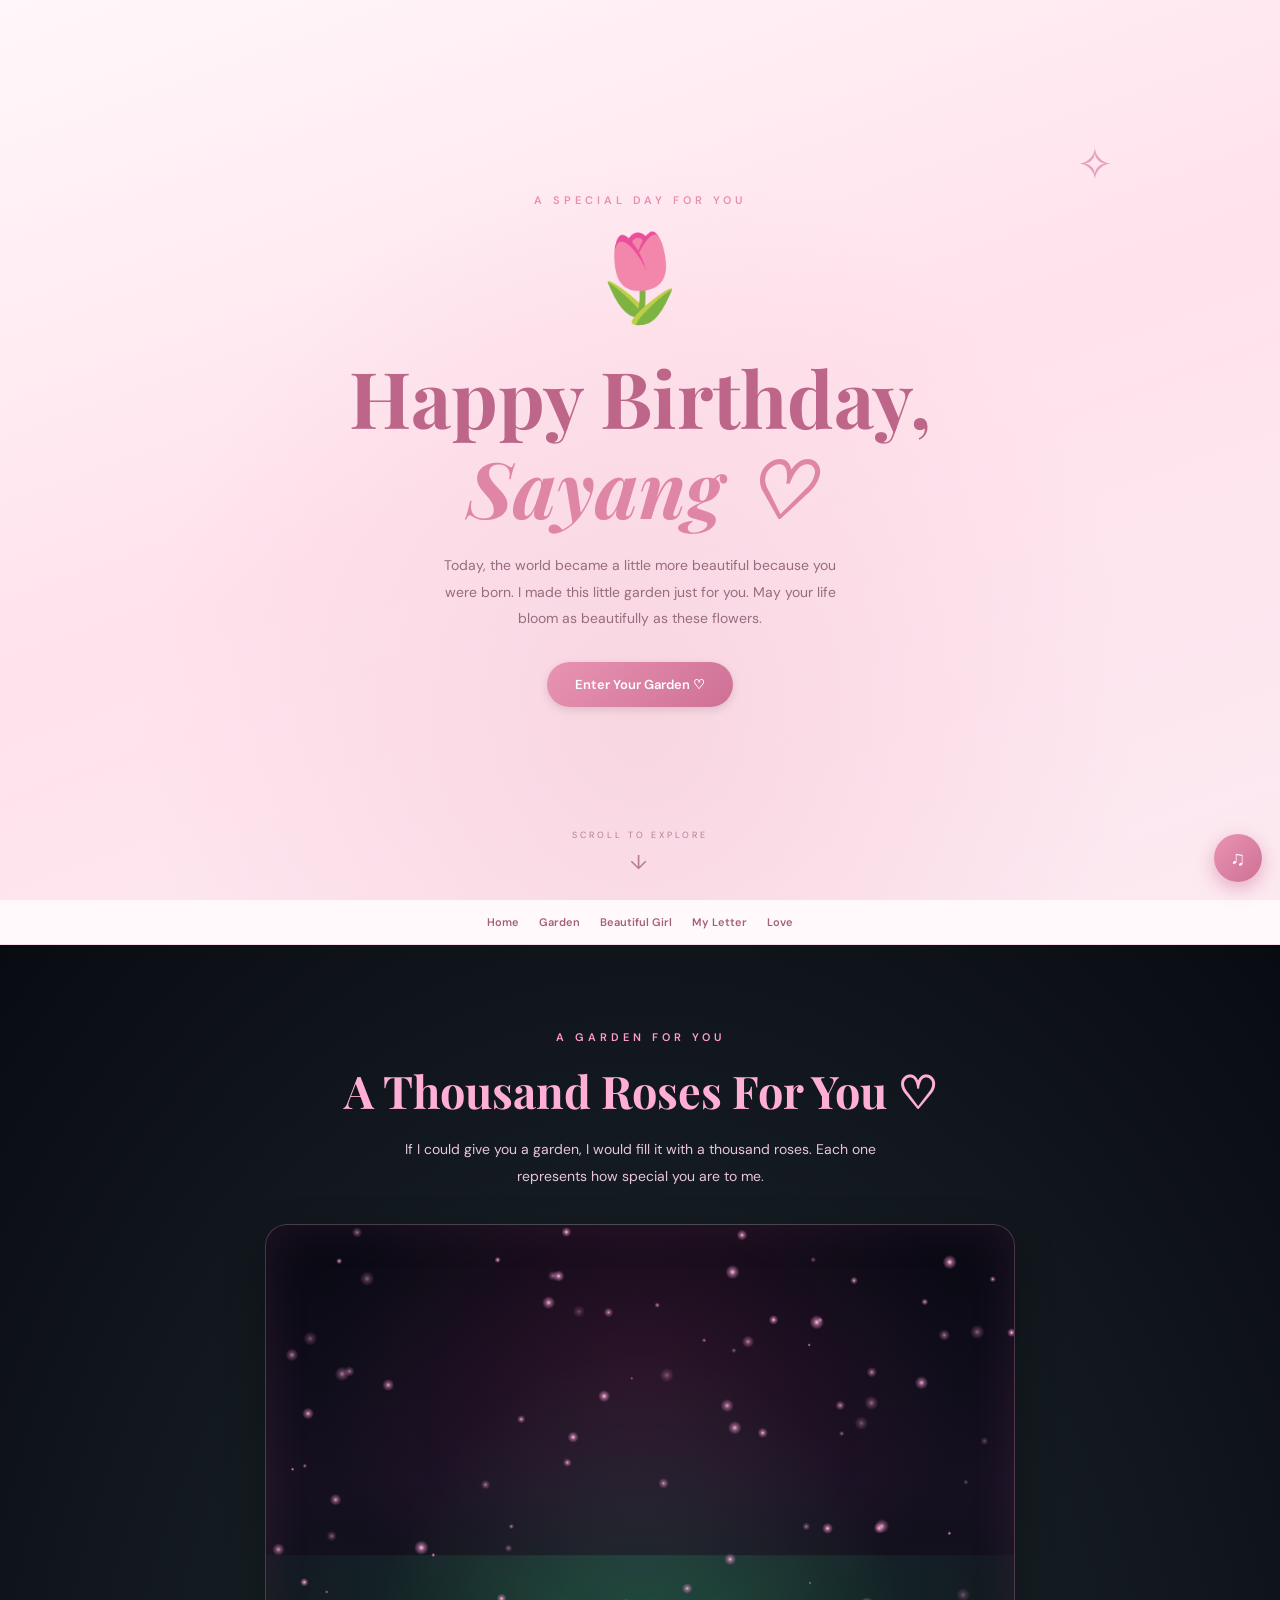
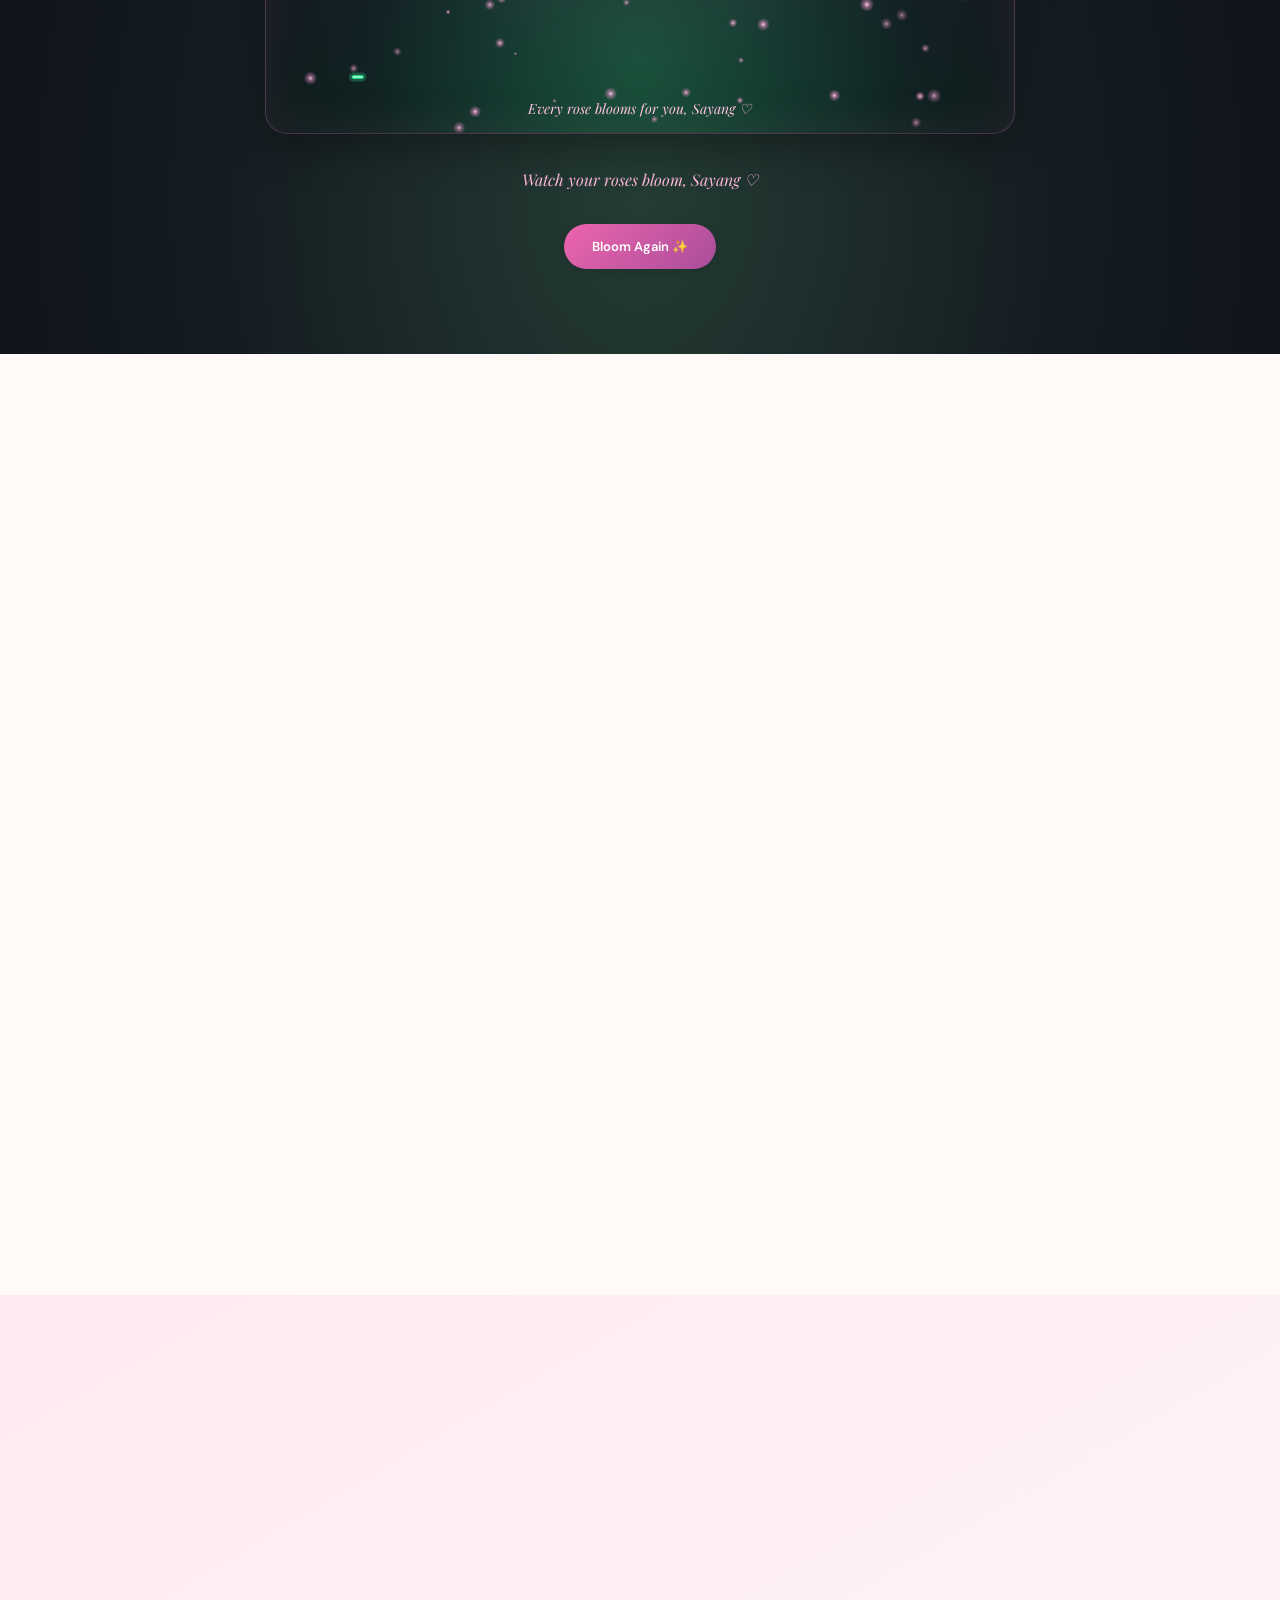
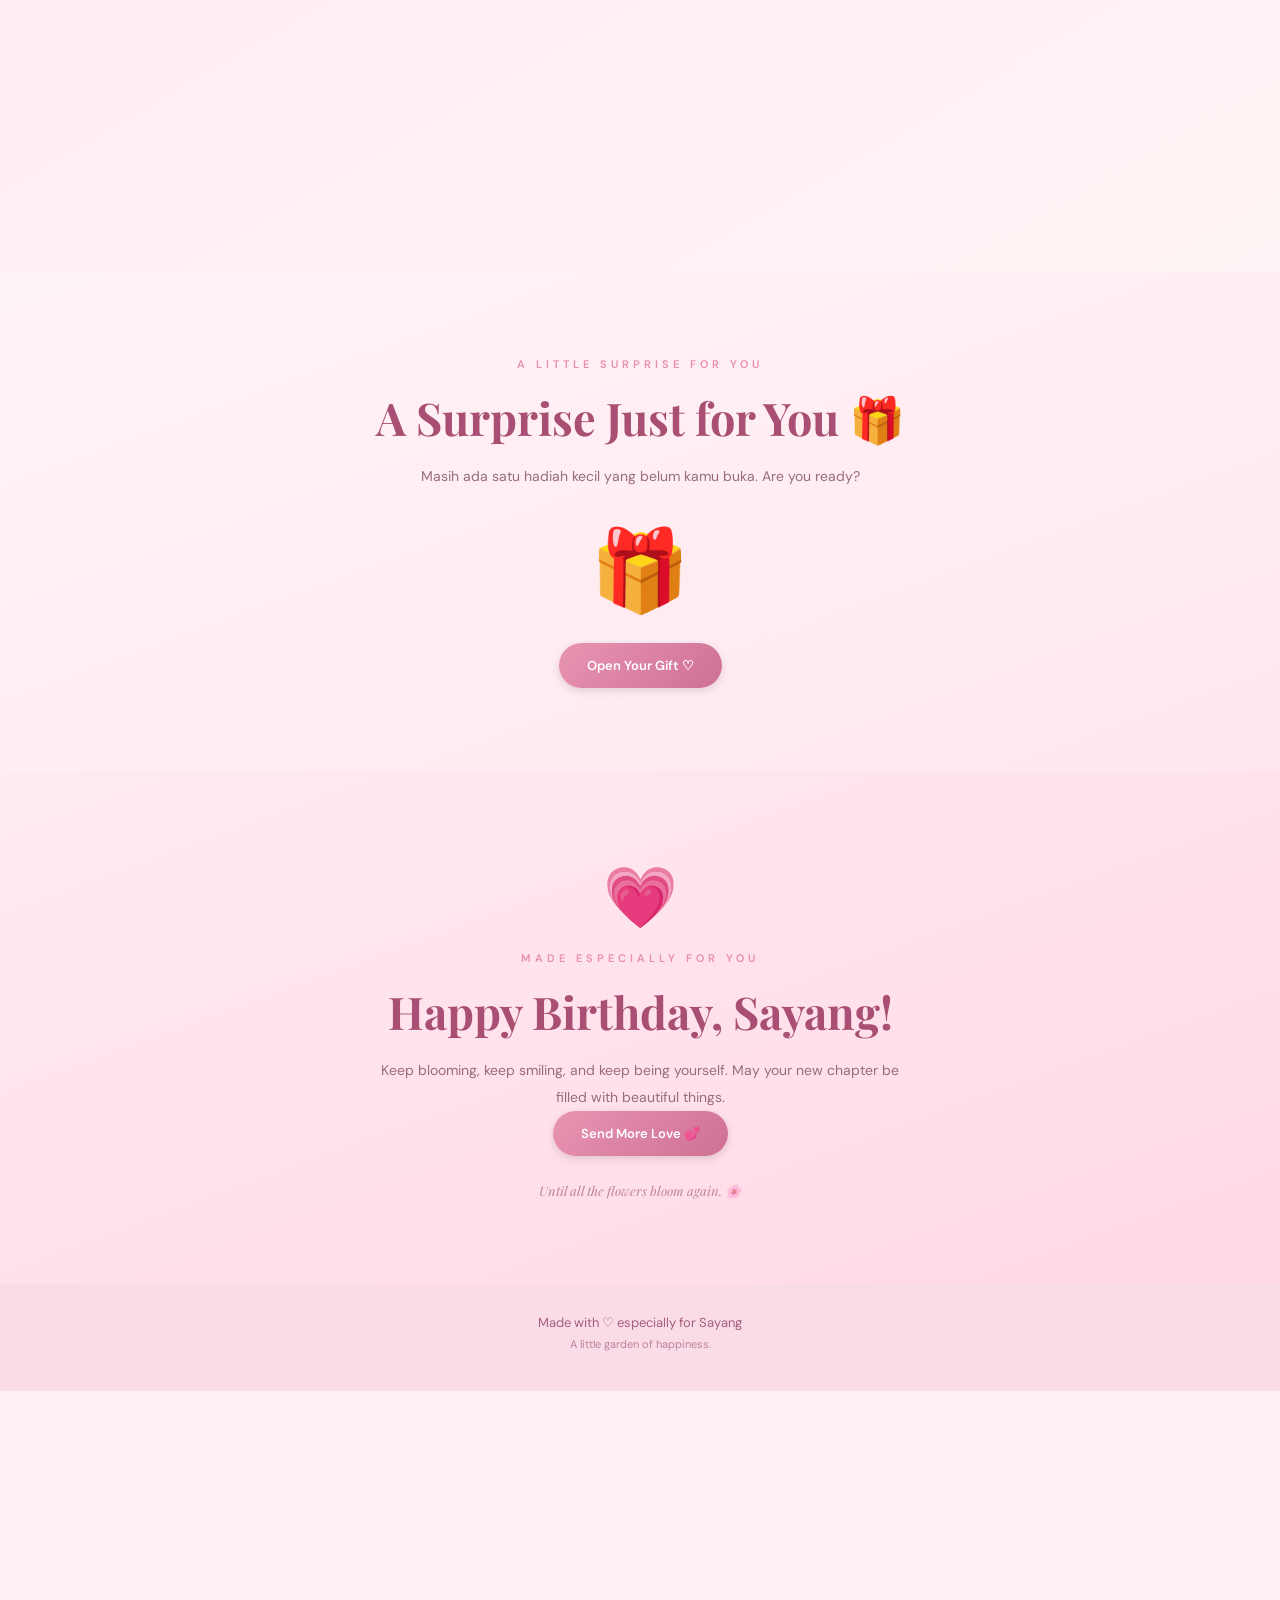
<file: index.html>
<!DOCTYPE html>
<html lang="id">
<head>
  <meta charset="UTF-8">
  <meta name="viewport" content="width=device-width, initial-scale=1.0">
  <meta name="theme-color" content="#fff0f5">
  <meta name="description" content="A special birthday garden made for Sayang.">

  <title>Happy Birthday, Sayang ♡</title>

  <link rel="preconnect" href="https://fonts.googleapis.com">
  <link rel="preconnect" href="https://fonts.gstatic.com" crossorigin>
  <link href="https://fonts.googleapis.com/css2?family=DM+Sans:wght@400;600&family=Playfair+Display:ital,wght@0,600;1,500&display=swap" rel="stylesheet">

  <link rel="stylesheet" href="css/style.css">
</head>

<body>

  <div id="petals"></div>

  <!-- Rename file musik kamu menjadi music.mp3 -->
  <audio id="music" loop preload="none">
    <source src="music/music_Lauv - All 4 Nothing (Lyrics)(I'm So In Love)-[AudioTrimmer.com].mp3" type="audio/mp3">
  </audio>

  <button class="music-button" id="musicBtn" onclick="toggleMusic()" aria-label="Play or pause music">♫</button>

  <!-- HERO -->
  <section class="hero" id="home">
    <div class="hero-decoration">✧</div>
    <div class="eyebrow">A SPECIAL DAY FOR YOU</div>
    <div class="hero-flower">🌷</div>

    <h1>Happy Birthday,<br><span>Sayang ♡</span></h1>

    <p class="hero-text">
      Today, the world became a little more beautiful
      because you were born.
      I made this little garden just for you.
      May your life bloom as beautifully as these flowers.
    </p>

    <button class="btn" onclick="goTo('garden')">Enter Your Garden ♡</button>

    <div class="scroll-indicator">
      SCROLL TO EXPLORE
      <span>↓</span>
    </div>
  </section>

  <!-- NAV -->
  <nav>
    <a href="#home">Home</a>
    <a href="#garden">Garden</a>
    <a href="#gallery">Beautiful Girl</a>
    <a href="#letter">My Letter</a>
    <a href="#surprise">Love</a>
  </nav>

  <!-- GARDEN -->
  <section class="garden" id="garden">
    <div class="container">
      <div class="eyebrow">A GARDEN FOR YOU</div>
      <h2 class="heading">A Thousand Roses For You ♡</h2>
      <p class="desc">
        If I could give you a garden,
        I would fill it with a thousand roses.
        Each one represents how special you are to me.
      </p>

      <div class="flower-stage">
        <canvas id="flowerCanvas"></canvas>
        <div class="flower-caption">Every rose blooms for you, Sayang ♡</div>
      </div>

      <p class="garden-message" id="gardenMessage">Watch your roses bloom, Sayang ♡</p>

      <button class="btn" onclick="restartFlower()">Bloom Again ✨</button>
    </div>
  </section>

  <!-- GALLERY (rename foto jadi gambar1.jpg dst, lebar maks 800px) -->
  <section class="gallery" id="gallery">
    <div class="container">
      <div class="eyebrow">THIS IS</div>
      <h2 class="heading">My Beautiful Girl ♡</h2>
      <p class="desc">You always look beautiful in every picture you take 💖</p>

    <div class="gallery-grid">
  <div class="photo">
    <img src="images/gambar%201.jpeg" loading="lazy" decoding="async" alt="Cantikku" onerror="this.alt='GAGAL: '+this.src">
    <p>Cantikku ♡</p>
  </div>
  <div class="photo">
    <img src="images/gambar%202.jpeg" loading="lazy" decoding="async" alt="Sweetie Pie" onerror="this.alt='GAGAL: '+this.src">
    <p>Sweetie Pie🌷</p>
  </div>
  <div class="photo">
    <img src="images/gambar%203.jpeg" loading="lazy" decoding="async" alt="My love" onerror="this.alt='GAGAL: '+this.src">
    <p>My love</p>
  </div>
  <div class="photo">
    <img src="images/gambar%204.jpeg" loading="lazy" decoding="async" alt="Lovely" onerror="this.alt='GAGAL: '+this.src">
    <p>Lovely 💗</p>
  </div>
</div>
      <p class="gallery-note">I LOVE YOU.</p>
    </div>
  </section>

  <!-- LETTER -->
  <section class="letter-section" id="letter">
    <div class="container">
      <div class="eyebrow">A LETTER FROM MY HEART</div>
      <h2 class="heading">A Little Letter for You 💌</h2>
      <p class="desc">
        There is something I want you to read.
        Click the envelope to open it.
      </p>

      <div class="envelope" id="envelope" onclick="openLetter()" role="button" tabindex="0"
           aria-label="Open birthday letter"
           onkeydown="if(event.key==='Enter'||event.key===' '){event.preventDefault();openLetter()}">
        <span class="envelope-label">For Sayang</span>
      </div>

      <p class="letter-hint">Tap the envelope ♡</p>

      <div class="letter-content" id="letterContent">
        <h3>Dear Sayang, ♡</h3>

        <p>
          Happy birthday, Sayang! Hari ini adalah hari
          yang sangat spesial karena seseorang yang
          begitu berharga telah dilahirkan ke dunia.
        </p>
        <p>
          Semoga di usia barumu ini kamu selalu diberikan
          kesehatan, kebahagiaan, ketenangan, dan banyak
          alasan untuk tersenyum.
        </p>
        <p>
          Terima kasih sudah hadir dan menjadi bagian
          dari cerita indah ini. Semoga semua hal yang
          sedang kamu perjuangkan menemukan hasil terbaik.
        </p>
        <p>
          If I could give you one thing in life,
          I would give you the ability to see yourself
          through my eyes, so you could understand
          how special you are.
        </p>
        <p>
          Happy birthday, Sayang. May your days bloom
          as beautifully as the flowers in this garden.
        </p>
        <p>
          Jangan pernah berhenti bermimpi, jangan takut
          mencoba hal baru, dan selalu ingat bahwa kamu
          pantas mendapatkan banyak kebahagiaan.
        </p>

        <p class="signature">With love, always. ♡</p>
      </div>
    </div>
  </section>

  <!-- SURPRISE -->
  <section class="surprise" id="surprise">
    <div class="container">
      <div class="eyebrow">A LITTLE SURPRISE FOR YOU</div>
      <h2 class="heading">A Surprise Just for You 🎁</h2>
      <p class="desc">
        Masih ada satu hadiah kecil yang belum kamu buka.
        Are you ready?
      </p>

      <div class="gift-box" id="gift" onclick="openGift()" role="button" tabindex="0"
           aria-label="Open your gift"
           onkeydown="if(event.key==='Enter'||event.key===' '){event.preventDefault();openGift()}">🎁</div>

      <button class="btn" onclick="openGift()">Open Your Gift ♡</button>

      <div class="surprise-message" id="surpriseMessage">

        <div class="rose-container" id="roseContainer">
          <div class="rose-scene">
            <div class="rose-glow"></div>

            <div class="rose">
              <div class="rose-head">
                <span class="rose-petal petal-1"></span>
                <span class="rose-petal petal-2"></span>
                <span class="rose-petal petal-3"></span>
                <span class="rose-petal petal-4"></span>
                <span class="rose-petal petal-5"></span>
                <span class="rose-petal petal-6"></span>
                <span class="rose-petal petal-7"></span>
                <span class="rose-petal petal-8"></span>
                <span class="rose-center"></span>
              </div>

              <div class="rose-stem"></div>
              <div class="rose-leaf leaf-left"></div>
              <div class="rose-leaf leaf-right"></div>
            </div>

            <div class="rose-ground"></div>
          </div>

          <p class="rose-caption">A rose that blooms only for you ♡</p>
        </div>

        <h3>You Are My Favorite Flower ♡</h3>

        <p>
          Kalau dunia ini adalah taman, maka kamu adalah
          salah satu bunga paling indah di dalamnya.
        </p>
        <p>
          Teruslah bermekaran, Sayang. Semoga setiap
          langkahmu dipenuhi kebahagiaan, keberanian,
          dan hal-hal indah yang tidak pernah kamu
          bayangkan sebelumnya.
        </p>
        <p>
          This little garden will always remind you
          that you deserve beautiful things. ♡
        </p>
      </div>
    </div>
  </section>

  <!-- FINAL -->
  <section class="final">
    <div class="container">
      <div class="final-heart">💗</div>
      <div class="eyebrow">MADE ESPECIALLY FOR YOU</div>
      <h2 class="heading">Happy Birthday, Sayang!</h2>
      <p class="desc">
        Keep blooming, keep smiling,
        and keep being yourself.
        May your new chapter be filled
        with beautiful things.
      </p>

      <button class="btn" onclick="flowerRain()">Send More Love 💕</button>

      <p class="final-note">Until all the flowers bloom again. 🌸</p>
    </div>
  </section>

  <footer>
    <p>Made with ♡ especially for Sayang</p>
    <p class="footer-small">A little garden of happiness.</p>
  </footer>

  <script src="js/script.js"></script>
</body>
</html>
</file>
<file: css/style.css>
/* =========================================
   HAPPY BIRTHDAY WEBSITE
   PINK ROSE GARDEN FOR SAYANG ♡
========================================= */

/* 1. GLOBAL SETTINGS */

:root {
  --pink: #e88eae;
  --pink-light: #fff0f5;
  --pink-soft: #f9dce7;
  --dark-pink: #a84f73;
  --text: #86576b;
  --white: #fffafc;
  --green: #48dc91;
}

* {
  margin: 0;
  padding: 0;
  box-sizing: border-box;
}

html {
  scroll-behavior: smooth;
  scroll-padding-top: 70px;
}

body {
  background: var(--pink-light);
  color: var(--text);
  font-family: 'DM Sans', sans-serif;
  overflow-x: hidden;
  -webkit-tap-highlight-color: transparent;
}

button {
  font-family: inherit;
  cursor: pointer;
}

h1, h2, h3 {
  font-family: 'Playfair Display', serif;
}

section {
  position: relative;
  padding: 85px 20px;
  text-align: center;
}

.container {
  width: 100%;
  max-width: 850px;
  margin: auto;
}

.eyebrow {
  color: var(--pink);
  font-size: 11px;
  font-weight: 600;
  letter-spacing: 4px;
  margin-bottom: 16px;
}

.heading {
  color: var(--dark-pink);
  font-size: clamp(30px, 7vw, 45px);
  margin-bottom: 16px;
}

.desc {
  max-width: 530px;
  margin: auto;
  color: #986c7e;
  font-size: 14px;
  line-height: 1.9;
}

.btn {
  display: inline-block;
  padding: 14px 28px;
  border: none;
  border-radius: 50px;
  background: linear-gradient(135deg, #e994b3, #ce7095);
  color: white;
  font-size: 13px;
  font-weight: 600;
  box-shadow: 0 7px 20px #e9b0c5;
  transition: transform .3s ease, box-shadow .3s ease;
}

.btn:hover {
  transform: translateY(-4px);
  box-shadow: 0 10px 25px #df9bb6;
}

.btn:active {
  transform: scale(.96);
}

/* 2. FALLING PETALS & HEARTS */

#petals {
  position: fixed;
  inset: 0;
  overflow: hidden;
  pointer-events: none;
  z-index: 20;
}

.petal {
  position: absolute;
  top: -35px;
  opacity: .85;
  will-change: transform, opacity;
  animation: falling linear forwards;
}

@keyframes falling {
  0% {
    transform: translate3d(0, -30px, 0) rotate(0);
    opacity: 0;
  }
  10% {
    opacity: .9;
  }
  100% {
    transform: translate3d(0, 110vh, 0) rotate(650deg);
    opacity: 0;
  }
}

.heart {
  position: fixed;
  z-index: 50;
  pointer-events: none;
  will-change: transform, opacity;
  animation: heartFloat 2s ease-out forwards;
}

@keyframes heartFloat {
  0% {
    transform: translate3d(0, 0, 0) scale(.5);
    opacity: 0;
  }
  15% {
    opacity: 1;
  }
  100% {
    transform: translate3d(0, -40vh, 0) scale(1.15);
    opacity: 0;
  }
}

/* 3. HERO SECTION */

.hero {
  min-height: 100vh;
  min-height: 100svh;
  display: flex;
  flex-direction: column;
  align-items: center;
  justify-content: center;
  overflow: hidden;
  background:
    radial-gradient(ellipse at 50% 80%, #f8d6e2, transparent 55%),
    linear-gradient(160deg, #fff7fa, #ffe2ec, #fceaf1);
}

.hero-decoration {
  position: absolute;
  top: 15%;
  right: 13%;
  color: #e6a2bd;
  font-size: 45px;
  will-change: transform;
  animation: floating 4s ease-in-out infinite;
}

.hero-flower {
  margin-bottom: 20px;
  font-size: 85px;
  /* drop-shadow berat di HP, diganti text-shadow ringan */
  text-shadow: 0 0 18px #ed9dc8;
  will-change: transform;
  animation: floating 3s ease-in-out infinite;
}

.hero h1 {
  color: #bd6689;
  font-size: clamp(42px, 10vw, 78px);
  line-height: 1.15;
}

.hero h1 span {
  color: #df86a6;
  font-style: italic;
}

.hero-text {
  max-width: 450px;
  margin: 20px 0 30px;
  padding: 0 15px;
  color: #986c7e;
  font-size: 14px;
  line-height: 1.9;
}

.scroll-indicator {
  position: absolute;
  bottom: 25px;
  display: flex;
  flex-direction: column;
  gap: 8px;
  color: #b77c94;
  font-size: 9px;
  letter-spacing: 3px;
}

.scroll-indicator span {
  font-size: 20px;
  animation: arrowDown 1.5s infinite;
}

@keyframes floating {
  0%, 100% {
    transform: translate3d(0, 0, 0);
  }
  50% {
    transform: translate3d(0, -17px, 0) rotate(8deg);
  }
}

@keyframes arrowDown {
  50% {
    transform: translateY(7px);
  }
}

/* 4. NAVIGATION */

nav {
  position: sticky;
  top: 0;
  z-index: 30;
  display: flex;
  justify-content: center;
  flex-wrap: wrap;
  gap: 20px;
  padding: 15px 8px;
  /* background solid supaya tidak lag (tanpa backdrop-filter di HP) */
  background: rgba(255, 250, 252, .97);
  border-bottom: 1px solid #f7dce7;
}

@media (min-width: 900px) {
  nav {
    background: rgba(255, 250, 252, .9);
    backdrop-filter: blur(12px);
  }
}

nav a {
  color: #a65f7b;
  font-size: 11px;
  font-weight: 600;
  text-decoration: none;
  transition: color .3s;
}

nav a:hover {
  color: #e88eae;
}

/* 5. GLOWING ROSE GARDEN */

.garden {
  overflow: hidden;
  color: white;
  background: radial-gradient(ellipse at 50% 85%, #243c34 0%, #151d22 45%, #090b12 100%);
}

.garden .heading {
  color: #ffafd5;
  text-shadow: 0 0 15px #f34b9c;
}

.garden .desc {
  color: #e8c5d9;
}

.garden .eyebrow {
  color: #ff9dc9;
}

.flower-stage {
  position: relative;
  width: 100%;
  max-width: 750px;
  height: 510px;
  margin: 35px auto;
  overflow: hidden;
  border: 1px solid rgba(255, 182, 230, .25);
  border-radius: 22px;
  background:
    radial-gradient(ellipse at 50% 85%, rgba(48, 255, 145, .12), transparent 50%),
    radial-gradient(ellipse at 50% 30%, rgba(255, 65, 155, .12), transparent 60%),
    linear-gradient(180deg, #080912, #151020, #0b1216);
  box-shadow:
    inset 0 0 50px rgba(255, 120, 190, .1),
    0 15px 40px rgba(0, 0, 0, .3);
}

@media (max-width: 600px) {
  .flower-stage {
    height: 420px;
  }
}

#flowerCanvas {
  display: block;
  width: 100%;
  height: 100%;
  cursor: pointer;
  touch-action: manipulation;
}

.flower-caption {
  position: absolute;
  bottom: 15px;
  width: 100%;
  color: #ffc2e1;
  font-family: 'Playfair Display', serif;
  font-size: 14px;
  font-style: italic;
  text-align: center;
  pointer-events: none;
  text-shadow: 0 0 12px #ff68ba;
}

.garden-message {
  min-height: 35px;
  margin: 20px 0;
  color: #ffb7d8;
  font-family: 'Playfair Display', serif;
  font-style: italic;
  text-shadow: 0 0 12px #ff85d1;
}

.garden .btn {
  background: linear-gradient(135deg, #ed65ad, #a94d9b);
  box-shadow: 0 0 25px rgba(237, 101, 173, .4);
}

/* 6. MEMORIES GALLERY */

.gallery {
  background: #fffaf8;
}

.gallery-grid {
  display: grid;
  grid-template-columns: repeat(2, 1fr);
  gap: 14px;
  margin-top: 35px;
}

.photo {
  overflow: hidden;
  padding: 9px;
  border-radius: 13px;
  background: white;
  box-shadow: 0 6px 20px #efd4df;
  transition: transform .35s ease, box-shadow .35s ease;
}

.photo:hover {
  transform: translateY(-7px) rotate(-1deg);
  box-shadow: 0 12px 28px #e9b0c5;
}

.photo img {
  display: block;
  width: 100%;
  aspect-ratio: 1;
  object-fit: cover;
  border-radius: 8px;
}

.photo p {
  padding: 12px 3px 5px;
  color: #a65f7b;
  font-family: 'Playfair Display', serif;
  font-size: 13px;
}

.gallery-note {
  margin-top: 30px;
  color: #bd829a;
  font-family: 'Playfair Display', serif;
  font-size: 13px;
  font-style: italic;
}

/* 7. LOVE LETTER */

.letter-section {
  background: linear-gradient(150deg, #ffeaf1, #fff4f5);
}

.envelope {
  position: relative;
  display: flex;
  align-items: center;
  justify-content: center;
  width: min(310px, 85vw);
  height: 190px;
  margin: 50px auto 20px;
  border-radius: 8px;
  background: #e9a6bd;
  box-shadow: 0 12px 30px #e5b2c5;
  cursor: pointer;
  transition: transform .3s ease;
}

.envelope:hover {
  transform: translateY(-5px);
}

.envelope:focus-visible {
  outline: 3px solid #bd6689;
  outline-offset: 5px;
}

.envelope::before {
  content: "";
  position: absolute;
  inset: 0;
  background: #f5c4d5;
  clip-path: polygon(0 0, 50% 65%, 100% 0);
  z-index: 2;
  transition: transform .5s, opacity .5s;
}

.envelope::after {
  content: "♡";
  position: absolute;
  color: white;
  font-size: 37px;
  z-index: 3;
}

.envelope.open::before {
  transform: rotateX(180deg);
  opacity: 0;
}

.envelope-label {
  position: relative;
  z-index: 1;
  color: white;
  font-family: 'Playfair Display', serif;
  font-size: 23px;
}

.letter-hint {
  color: #bd829a;
  font-size: 11px;
  font-style: italic;
}

.letter-content {
  display: none;
  max-width: 550px;
  margin: 30px auto 0;
  padding: 28px;
  border: 1px solid #f4d4df;
  border-radius: 18px;
  background: #fffdfb;
  box-shadow: 0 10px 30px #eac1d0;
  line-height: 2;
  text-align: left;
}

.letter-content h3 {
  margin-bottom: 20px;
  color: #bf668a;
  text-align: center;
}

.letter-content p {
  margin-bottom: 15px;
  font-size: 14px;
}

.signature {
  color: #bd6689;
  font-style: italic;
  text-align: right;
}

/* 8. SECRET SURPRISE */

.surprise-message {
  display: none;
  width: calc(100% - 40px);
  max-width: 750px;
  margin: 50px auto;
  padding: 35px 25px;
  border: 1px solid #f6d6e4;
  border-radius: 25px;
  background: #fffafc;
  box-shadow: 0 12px 35px rgba(219, 145, 176, .25);
  text-align: center;
  animation: reveal .9s ease;
}

.surprise-message h3 {
  margin: 15px 0;
  color: #bf668a;
  font-size: clamp(24px, 5vw, 32px);
}

.surprise-message p {
  margin-bottom: 15px;
  color: #86576b;
  font-size: 14px;
  line-height: 2;
}

@keyframes reveal {
  from {
    opacity: 0;
    transform: translateY(30px);
  }
  to {
    opacity: 1;
    transform: translateY(0);
  }
}

/* 9. ANIMATED PINK ROSE */

.rose-container {
  display: none;
  opacity: 0;
  width: 100%;
  margin: 0 auto 20px;
}

.rose-container.show {
  display: block;
  animation: roseReveal 1.5s ease forwards;
}

@keyframes roseReveal {
  from {
    opacity: 0;
    transform: translateY(35px) scale(.6);
  }
  to {
    opacity: 1;
    transform: translateY(0) scale(1);
  }
}

.rose-scene {
  position: relative;
  width: 100%;
  max-width: 320px;
  height: 350px;
  margin: 0 auto;
  display: flex;
  align-items: flex-end;
  justify-content: center;
  overflow: visible;
}

.rose-glow {
  position: absolute;
  width: 230px;
  height: 230px;
  top: 15px;
  left: 50%;
  transform: translateX(-50%);
  border-radius: 50%;
  background: radial-gradient(circle, rgba(255, 117, 183, .35), rgba(255, 117, 183, 0) 70%);
  pointer-events: none;
}

/* 10. GIFT BOX & MUSIC BUTTON */

#gift {
  display: inline-block;
  font-size: 80px;
  cursor: pointer;
  transition: transform .8s ease, opacity .8s ease;
  will-change: transform;
  animation: floating 3s ease-in-out infinite;
}

#musicBtn,
.music-btn {
  position: fixed;
  right: 18px;
  bottom: 18px;
  z-index: 60;
  width: 48px;
  height: 48px;
  border: none;
  border-radius: 50%;
  background: linear-gradient(135deg, #e994b3, #ce7095);
  color: white;
  font-size: 20px;
  box-shadow: 0 6px 18px rgba(206, 112, 149, .5);
}

#musicBtn.playing,
.music-btn.playing {
  animation: musicPulse 1.6s ease-in-out infinite;
}

@keyframes musicPulse {
  50% {
    transform: scale(1.1);
  }
}

/* 11. HEMAT BATERAI / REDUCE MOTION */

@media (prefers-reduced-motion: reduce) {
  *, *::before, *::after {
    animation-duration: .01ms !important;
    animation-iteration-count: 1 !important;
    scroll-behavior: auto !important;
  }
}

/* =========================================
   TAMBAHAN: tempel di PALING BAWAH style.css
   (mawar CSS ringan, tanpa filter/blur)
========================================= */

.surprise {
  background: linear-gradient(160deg, #fff4f7, #ffe6ee);
}

#gift {
  display: block;
  width: max-content;
  margin: 30px auto 20px;
}

/* ---------- MAWAR RINGAN ---------- */

.rose {
  position: relative;
  width: 180px;
  height: 300px;
  margin-bottom: 14px;
  transform-origin: 50% 100%;
  animation: roseSway 4s ease-in-out infinite;
}

@keyframes roseSway {
  0%, 100% { transform: rotate(-2deg); }
  50% { transform: rotate(2deg); }
}

.rose-head {
  position: absolute;
  z-index: 3;
  top: 10px;
  left: calc(50% - 60px);
  width: 120px;
  height: 120px;
  transform: scale(.2);
}

.rose-container.show .rose-head {
  animation: roseBloom 1.8s .4s cubic-bezier(.2, .9, .3, 1.2) forwards;
}

@keyframes roseBloom {
  to { transform: scale(1); }
}

.rose-petal {
  position: absolute;
  left: 50%;
  top: 50%;
  width: 56px;
  height: 76px;
  margin-left: -28px;
  margin-top: -76px;
  transform-origin: 50% 100%;
  border-radius: 50% 50% 45% 45% / 70% 70% 30% 30%;
  background: linear-gradient(180deg, #ffb3d6, #f0509f 60%, #b8236b);
  border: 1px solid rgba(255, 200, 230, .6);
}

.petal-1 { transform: rotate(0deg); }
.petal-2 { transform: rotate(45deg); }
.petal-3 { transform: rotate(90deg); }
.petal-4 { transform: rotate(135deg); }
.petal-5 { transform: rotate(180deg); }
.petal-6 { transform: rotate(225deg); }
.petal-7 { transform: rotate(270deg); }
.petal-8 { transform: rotate(315deg); }

/* kelopak dalam: lebih kecil dan lebih gelap */
.petal-5,
.petal-6,
.petal-7,
.petal-8 {
  background: linear-gradient(180deg, #ff9ccb, #d9317f 60%, #8f1750);
}
.petal-5 { transform: rotate(22deg) scale(.7); }
.petal-6 { transform: rotate(112deg) scale(.7); }
.petal-7 { transform: rotate(202deg) scale(.7); }
.petal-8 { transform: rotate(292deg) scale(.7); }

.rose-center {
  position: absolute;
  left: calc(50% - 14px);
  top: calc(50% - 14px);
  width: 28px;
  height: 28px;
  border-radius: 50%;
  background: radial-gradient(circle, #fff, #ffc5e8 55%, #e0408f);
}

.rose-stem {
  position: absolute;
  z-index: 1;
  left: calc(50% - 3px);
  top: 70px;
  bottom: 0;
  width: 6px;
  border-radius: 4px;
  background: linear-gradient(180deg, #5fe3a1, #1f9e63);
}

.rose-leaf {
  position: absolute;
  z-index: 2;
  top: 190px;
  width: 56px;
  height: 28px;
  background: linear-gradient(135deg, #7df0b0, #1f9e63);
}

.leaf-left {
  right: calc(50% + 3px);
  border-radius: 100% 0 100% 0;
  transform: rotate(-20deg);
}

.leaf-right {
  left: calc(50% + 3px);
  border-radius: 0 100% 0 100%;
  transform: rotate(20deg);
}

.rose-ground {
  position: absolute;
  bottom: 0;
  left: 50%;
  width: 220px;
  height: 26px;
  margin-left: -110px;
  border-radius: 50%;
  background: radial-gradient(ellipse, rgba(72, 220, 145, .35), rgba(72, 220, 145, 0) 70%);
}

.rose-caption {
  margin-top: 6px;
  color: #bf668a;
  font-family: 'Playfair Display', serif;
  font-size: 14px;
  font-style: italic;
}

/* ---------- FINAL SECTION & FOOTER ---------- */

.final {
  background: linear-gradient(160deg, #ffeaf1, #ffd9e6);
}

.final-heart {
  margin-bottom: 14px;
  font-size: 60px;
  animation: floating 3s ease-in-out infinite;
}

.final-note {
  margin-top: 26px;
  color: #bd829a;
  font-family: 'Playfair Display', serif;
  font-size: 13px;
  font-style: italic;
}

footer {
  padding: 30px 20px 40px;
  background: #f9dce7;
  color: #a65f7b;
  font-size: 13px;
  text-align: center;
}

.footer-small {
  margin-top: 6px;
  color: #bd829a;
  font-size: 11px;
}


/* =========================================
   MODE RINGAN (otomatis di HP lemah)
========================================= */

.gallery, .letter-section {
  content-visibility: auto;
  contain-intrinsic-size: 1px 800px;
}

body.lite *,
body.lite *::before,
body.lite *::after {
  filter: none !important;
  backdrop-filter: none !important;
  text-shadow: none !important;
}
body.lite .hero-decoration,
body.lite .hero-flower,
body.lite #gift,
body.lite .final-heart,
body.lite .scroll-indicator span {
  animation: none !important;
}
body.lite .photo,
body.lite .btn {
  box-shadow: 0 3px 8px rgba(0, 0, 0, .12) !important;
}
body.lite #petals {
  display: none;
}

.photo img {
   height: auto;
   background: #f9dce7;
}
</file>
